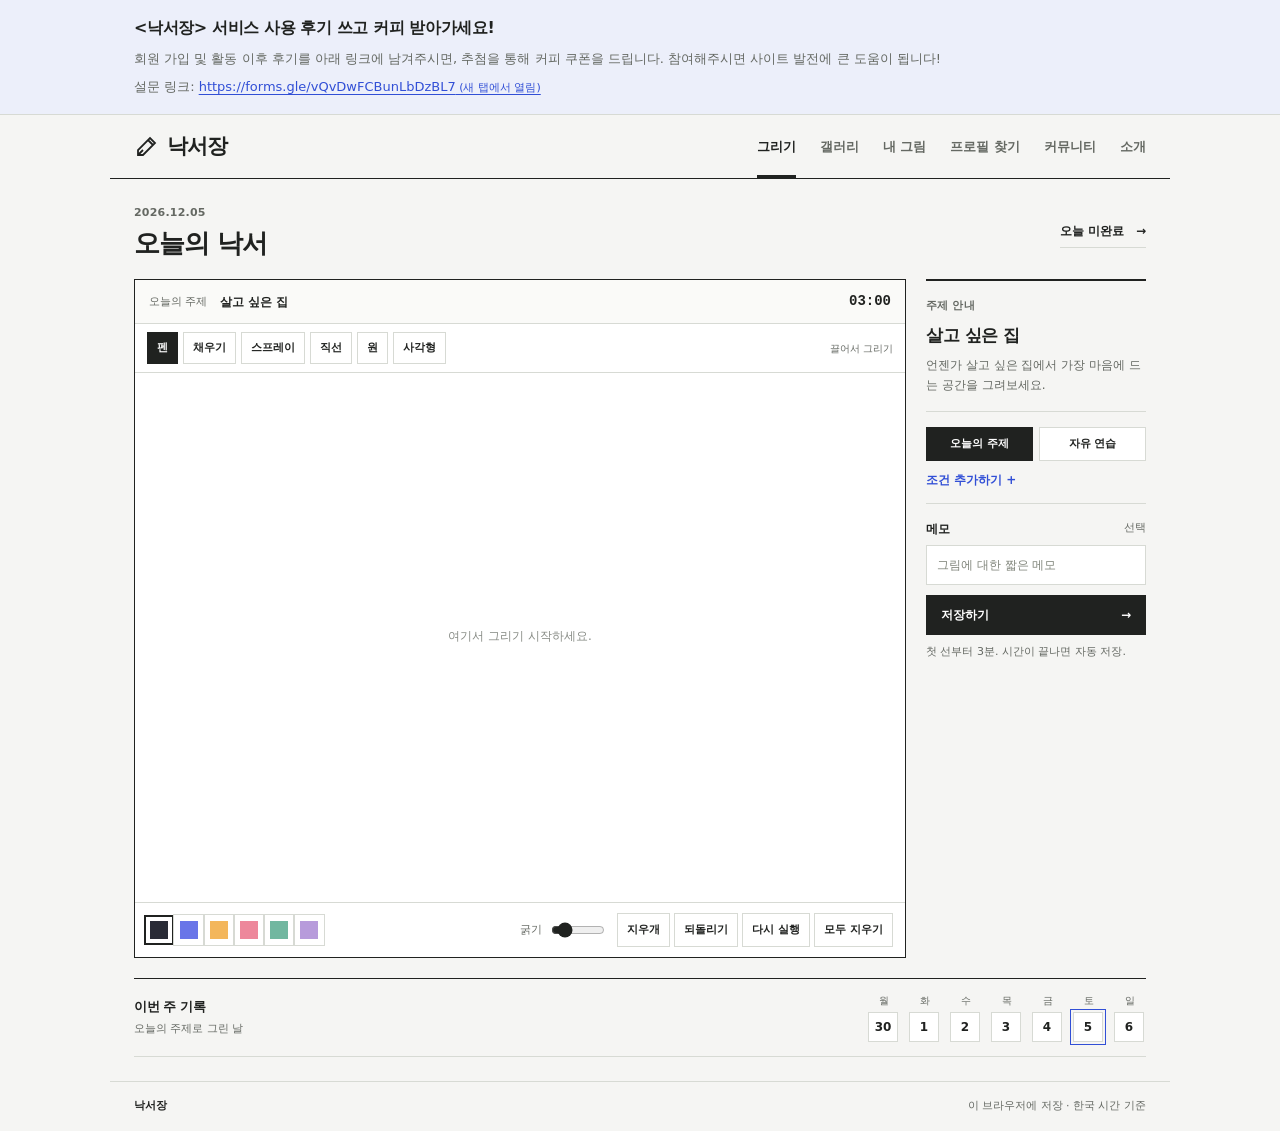
<file: Doodler_project/index.html>
<!doctype html>
<html lang="ko">
<head>
  <meta charset="UTF-8">
  <meta name="viewport" content="width=device-width,initial-scale=1">
  <title>낙서장</title>
  <link rel="stylesheet" href="style.css">
  <script src="topics.js" defer></script>
  <script src="script.js" defer></script>
  <script src="social-config.js" defer></script>
  <script src="social-api.js" defer></script>
  <script src="social-ui.js" defer></script>
</head>
<body>
<aside class="feedback-banner" aria-labelledby="feedback-title">
  <div class="feedback-banner-inner">
    <h2 id="feedback-title">&lt;낙서장&gt; 서비스 사용 후기 쓰고 커피 받아가세요!</h2>
    <p>회원 가입 및 활동 이후 후기를 아래 링크에 남겨주시면, 추첨을 통해 커피 쿠폰을 드립니다. 참여해주시면 사이트 발전에 큰 도움이 됩니다!</p>
    <p>설문 링크: <a href="https://forms.gle/vQvDwFCBunLbDzBL7" target="_blank" rel="noopener noreferrer">https://forms.gle/vQvDwFCBunLbDzBL7<span class="feedback-link-hint"> (새 탭에서 열림)</span></a></p>
  </div>
</aside>
<header class="header">
  <a class="brand" href="#draw"><svg class="logo" viewBox="0 0 24 24" aria-hidden="true"><path d="M4 20h5L21 8l-5-5L4 15v5ZM14 5l5 5M4 20l5-5" fill="none" stroke="currentColor" stroke-width="1.8" stroke-linejoin="miter"/></svg>낙서장</a>
  <nav aria-label="주요 메뉴"><a href="#draw" data-page="draw">그리기</a><a href="#gallery" data-page="gallery">갤러리</a><a href="#mine" data-page="mine">내 그림</a><a href="#profiles" data-page="profiles">프로필 찾기</a><a href="#community" data-page="community">커뮤니티</a><a href="#about" data-page="about">소개</a></nav>
</header>
<main>
<section id="draw" class="page">
  <div class="intro"><div><span id="day-label" class="eyebrow"></span><h1>오늘의 낙서</h1></div><a class="daily-status" href="#mine"><span id="daily-status"></span><span aria-hidden="true"> →</span></a></div>
  <div class="drawing-layout">
    <div class="studio">
      <div class="canvas-heading"><span><span id="mode-label">오늘의 주제</span><strong id="topic-title"></strong></span><span id="timer" class="timer" aria-label="남은 시간">03:00</span></div>
      <div class="drawing-toolbox" role="group" aria-label="그리기 도구"><button class="tool" data-tool="brush" aria-pressed="true">펜</button><button class="tool" data-tool="bucket" aria-pressed="false">채우기</button><button class="tool" data-tool="spray" aria-pressed="false">스프레이</button><button class="tool" data-tool="line" aria-pressed="false">직선</button><button class="tool" data-tool="circle" aria-pressed="false">원</button><button class="tool" data-tool="rectangle" aria-pressed="false">사각형</button><span id="tool-help">끌어서 그리기</span></div><div class="canvas-wrap"><canvas id="canvas" width="1000" height="680" aria-label="그림판">이 브라우저는 그림판을 지원하지 않습니다.</canvas><div id="canvas-hint">여기서 그리기 시작하세요.</div></div>
      <div class="tools"><div id="colors" class="colors" role="group" aria-label="붓 색상"></div><div class="tool-actions"><label class="size-label">굵기 <input id="size" type="range" min="2" max="28" value="6" aria-label="붓 굵기"></label><button id="eraser" class="tool" aria-pressed="false">지우개</button><button id="undo" class="tool">되돌리기</button><button id="redo" class="tool">다시 실행</button><button id="clear" class="tool">모두 지우기</button></div></div>
    </div>
    <aside>
      <div class="note-card"><span class="tiny-label">주제 안내</span><h2 id="prompt-title"></h2><p id="prompt-description"></p><div class="small-rule"></div><div class="mode-switch" role="group" aria-label="그리기 모드"><button id="daily-mode" class="tool" aria-pressed="true">오늘의 주제</button><button id="practice-mode" class="tool" aria-pressed="false">자유 연습</button></div><button id="variation" class="variation-button">조건 추가하기 +</button><p id="constraint" class="constraint" hidden></p></div>
      <label class="caption-label" for="caption">메모 <span>선택</span></label><input id="caption" maxlength="100" placeholder="그림에 대한 짧은 메모" autocomplete="off"><button id="finish" class="primary full">저장하기 <span aria-hidden="true">→</span></button><p class="save-note">첫 선부터 3분. 시간이 끝나면 자동 저장.</p>
    </aside>
  </div>
  <div class="week-strip"><div><h2>이번 주 기록</h2><p>오늘의 주제로 그린 날</p></div><div id="week-days" class="week-days" aria-label="이번 주 그리기 기록"></div></div>
</section>
<section id="gallery" class="page" hidden>
  <div class="section-intro"><div><span class="eyebrow">갤러리</span><h1>작은 정원</h1><p>같은 주제, 서로 다른 그림.</p></div><span class="badge">예시 그림 6장</span></div>
  <div class="gallery-notice">예시 갤러리입니다. 좋아요는 이 브라우저에만 저장됩니다.</div><div id="gallery-grid" class="grid"></div>
</section>
<section id="mine" class="page" hidden>
  <div class="section-intro"><div><span class="eyebrow">내 그림</span><h1>그림 기록</h1><p>저장한 그림을 날짜와 주제별로 확인하세요.</p></div><span id="count" class="badge">0장</span></div>
  <div class="journal-filters"><label>종류 <select id="mode-filter"><option value="all">모든 그림</option><option value="daily">오늘의 주제</option><option value="practice">자유 연습</option><option value="variation">조건 추가</option></select></label><label>주제 <select id="topic-filter"><option value="all">모든 주제</option></select></label></div>
  <div id="mine-grid" class="grid journal-grid"></div><div id="empty" class="empty"><h2>저장한 그림이 없습니다.</h2><p>그림을 완성하면 여기에 저장됩니다.</p><a class="primary" href="#draw">그리기 →</a></div>
</section>
<section id="profiles" class="page" hidden>
  <div class="section-intro"><div><span class="eyebrow">프로필 찾기</span><h1>함께 그리는 사람들</h1><p>닉네임이나 관심 주제로 찾아보세요.</p></div><span class="badge">미리보기</span></div>
  <p class="preview-notice">가상의 예시 프로필입니다. 실제 사용자 검색과 팔로우는 준비 중입니다.</p>
  <form id="profile-search" class="search-form" role="search"><label for="profile-query">닉네임 또는 주제</label><div><input id="profile-query" type="search" maxlength="80" placeholder="예: 풀잎, 정원" autocomplete="off"><button class="primary" type="submit">검색</button><button id="reset-search" class="tool" type="button">초기화</button></div></form>
  <p id="profile-result-count" class="result-count" role="status" aria-live="polite"></p><div id="profile-grid" class="profile-grid"></div><p id="profile-empty" class="empty" hidden>검색 결과가 없습니다. 다른 이름이나 주제로 찾아보세요.</p>
  <div id="profile-detail" class="profile-detail" hidden><button id="close-profile" class="tool">프로필 닫기</button><div id="profile-summary"></div><h2>예시 그림</h2><div id="profile-artworks" class="grid"></div></div>
</section>
<section id="community" class="page" hidden>
  <div class="section-intro"><div><span class="eyebrow">커뮤니티</span><h1>함께 그리기</h1><p>내 그림을 보관하고, 함께 그리는 사람들을 만나세요.</p></div></div>
  <p id="social-status" role="status" aria-live="polite">커뮤니티 연결을 준비 중입니다. 그리기와 내 그림은 계속 사용할 수 있어요.</p>
  <div id="social-connected" hidden>
    <form id="social-auth" class="social-form"><h2>로그인 · 가입</h2><label>이메일<input name="email" type="email" autocomplete="email" required maxlength="254"></label><label>비밀번호<input name="password" type="password" autocomplete="current-password" minlength="8" required maxlength="128"></label><div class="card-actions"><button class="primary" type="submit">로그인</button><button class="tool" type="submit" name="signup" value="yes">가입하기</button></div><p>가입 후 이메일을 확인한 다음 로그인하세요. 창을 새로 열면 다시 로그인해야 합니다.</p></form>
    <div id="social-member" hidden>
      <div class="card-actions"><span id="social-identity"></span><button id="social-logout" class="tool">로그아웃</button></div>
      <form id="social-profile" class="social-form"><h2>내 프로필</h2><p>아이디, 닉네임, 소개는 누구나 볼 수 있습니다.</p><label>아이디<input name="handle" pattern="[a-z0-9_]{3,24}" minlength="3" maxlength="24" placeholder="영문 소문자, 숫자, 밑줄" required></label><label>닉네임<input name="display_name" maxlength="40" required></label><label>소개 · 관심 주제<input name="bio" maxlength="160"></label><button class="primary" type="submit">프로필 저장</button></form>
      <form id="social-upload" class="social-form"><h2>내 그림 보관</h2><label>이 브라우저의 그림<select id="social-local" required></select></label><label>공개 범위<select name="visibility"><option value="private">나만 보기</option><option value="public">전체 공개</option></select></label><p>선택한 그림과 메모만 업로드합니다. 전체 공개를 선택하면 누구나 그림과 프로필을 볼 수 있어요.</p><button class="primary" type="submit">선택한 그림 업로드</button></form>
    </div>
    <div class="social-form"><h2>그림 둘러보기</h2><div class="card-actions"><button id="social-public" class="tool">공개 갤러리</button><button id="social-mine" class="tool" disabled>클라우드 내 그림</button><button id="social-refresh" class="tool">새로고침</button></div><p id="social-feed-label"></p><div id="social-artworks" class="grid"></div><button id="social-more" class="tool" hidden>더 보기</button></div>
    <form id="social-search" class="social-form" role="search"><h2>실제 프로필 찾기</h2><label>아이디 · 닉네임 · 소개<input name="query" type="search" maxlength="40"></label><button class="primary" type="submit">검색</button><p>검색 결과는 최대 30명입니다.</p></form><div id="social-profiles" class="profile-grid"></div>
  </div>
</section>
<section id="about" class="page" hidden>
  <div class="section-intro"><div><span class="eyebrow">프로젝트 소개</span><h1>낙서장</h1><p>짧은 낙서로 시작하는 창의적인 활동.</p></div><a class="primary" href="#draw">그리기 →</a></div>
  <div class="about-layout"><article class="about-main"><section><h2>만드는 이유</h2><p>대학생이 일상에서 부담 없이 창의적인 활동을 할 수 있는 공간을 만들고자 합니다. 정해진 주제로 짧게 그림을 그리며 자신의 생각을 표현하고, 서로 다른 해석을 만나보는 것이 목표입니다.</p></section><section><h2>이용 방법</h2><ol><li>오늘의 주제를 확인하거나 자유 연습을 선택합니다.</li><li>펜과 기본 도구로 그림을 그립니다. 첫 선부터 3분이 시작됩니다.</li><li>완성한 그림을 저장하고, 내 그림에서 기록을 확인합니다.</li></ol></section><section><h2>현재 이용할 수 있는 기능</h2><p>마우스·터치 그리기, 매일 바뀌는 주제, 시간 제한, 그림 기록, 메모와 파일 내려받기를 사용할 수 있습니다. 그림은 이 브라우저에 저장됩니다. 갤러리와 프로필 찾기는 예시로 구성되어 있습니다.</p></section><section><h2>앞으로의 방향</h2><p>사용자 프로필과 공유 갤러리, 팔로우·좋아요를 통해 그림으로 교류하는 기능을 계획하고 있습니다. 이후 그룹 활동, 그림 퀴즈, 낙서 대회 등도 검토할 예정입니다.</p></section></article><aside class="about-meta"><h2>프로젝트 정보</h2><dl><dt>개발</dt><dd>강준호 · 장도윤</dd><dt>소속</dt><dd>GIST</dd><dt>활동</dt><dd>서비스러닝 수업 프로젝트</dd><dt>대상</dt><dd>대학생</dd><dt>프로젝트명</dt><dd>낙서장 (가제)</dd></dl><p>참여 경험을 바탕으로 기능과 이용 방식을 다듬어갈 예정입니다.</p></aside></div>
</section>
</main>
<footer><span>낙서장</span><span>이 브라우저에 저장 · 한국 시간 기준</span></footer>
<div id="toast" class="toast" role="status" aria-live="polite"></div>
<dialog id="confirm"><h2>그림을 모두 지울까요?</h2><p>지운 뒤에도 되돌리기를 사용할 수 있습니다.</p><div class="dialog-actions"><button id="cancel-clear" class="tool">취소</button><button id="confirm-clear" class="primary">지우기</button></div></dialog>
<dialog id="delete-dialog"><h2>이 그림을 삭제할까요?</h2><p>삭제한 그림은 복원할 수 없습니다.</p><div class="dialog-actions"><button id="cancel-delete" class="tool">취소</button><button id="confirm-delete" class="primary">삭제하기</button></div></dialog>
<dialog id="compare-dialog"><h2>그림 비교</h2><div id="compare-images" class="compare-images"></div><button id="close-compare" class="primary">닫기</button></dialog>
</body>
</html>
</file>
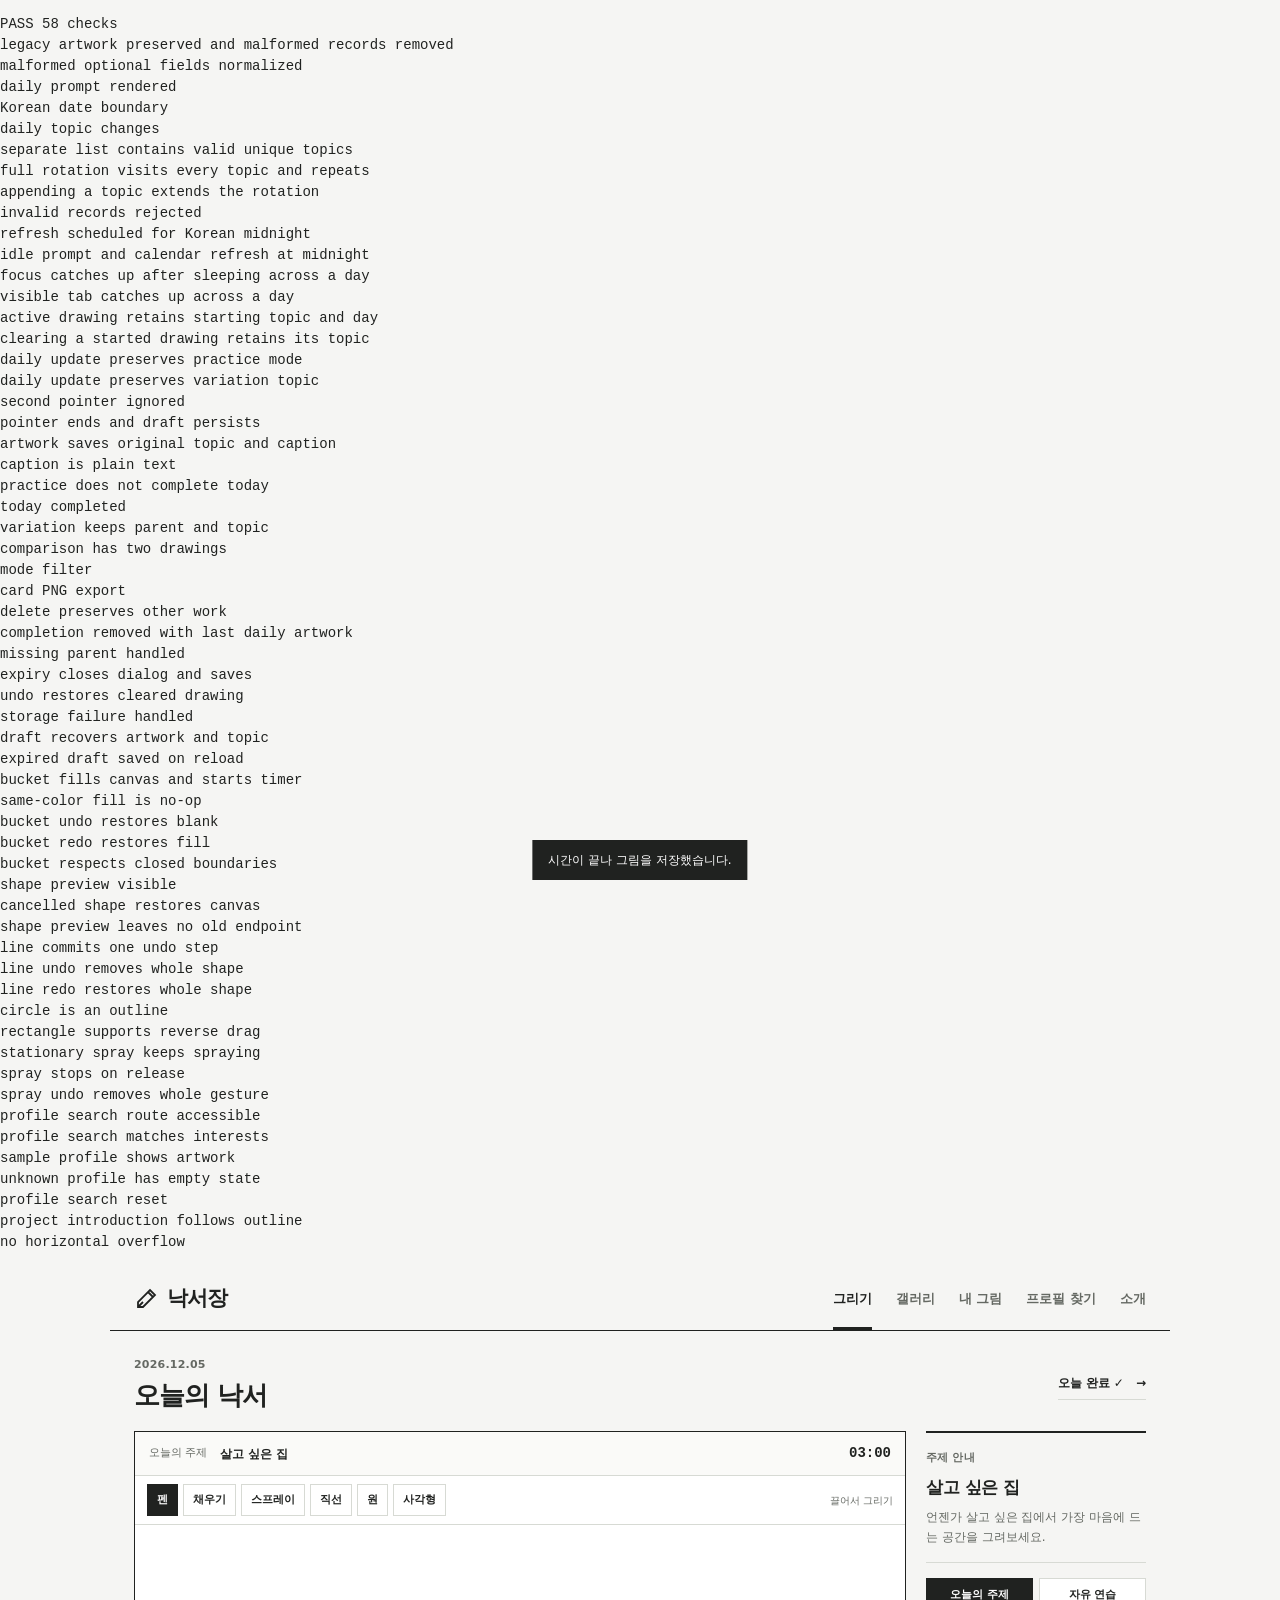
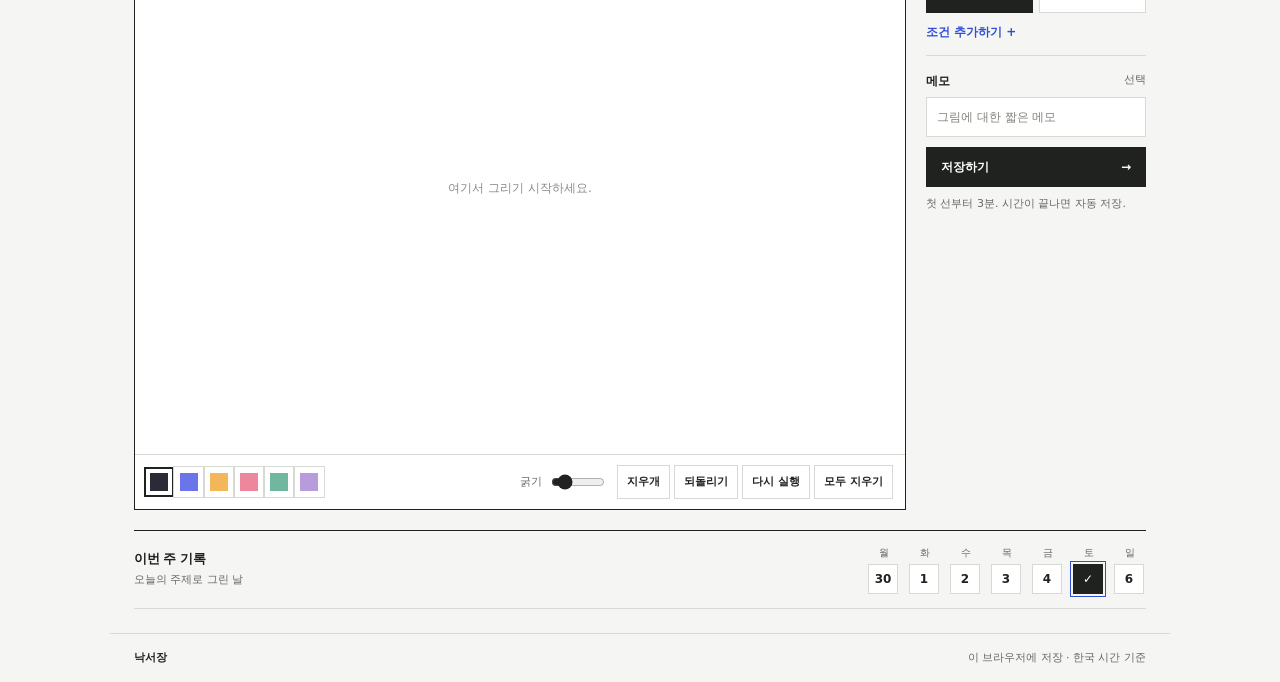
<file: Doodler_project/tests/smoke.html>
<!doctype html>
<html lang="ko">
<head>
  <meta charset="UTF-8">
  <meta name="viewport" content="width=device-width,initial-scale=1">
  <title>낙서장</title>
  <link rel="stylesheet" href="../style.css">
  <script src="../topics.js" defer></script>
  <script>localStorage.clear();const seed=document.createElement('canvas');seed.width=10;seed.height=10;localStorage.setItem('jogak-drawings',JSON.stringify([{}, {id:1,image:seed.toDataURL(),date:'2026-01-01T00:00:00Z',title:'old garden',caption:{bad:true},topicId:{bad:true}}]));localStorage.setItem('jogak-likes','[]');</script><script src="../script.js" defer></script>
</head>
<body>
<header class="header">
  <a class="brand" href="#draw"><svg class="logo" viewBox="0 0 24 24" aria-hidden="true"><path d="M4 20h5L21 8l-5-5L4 15v5ZM14 5l5 5M4 20l5-5" fill="none" stroke="currentColor" stroke-width="1.8" stroke-linejoin="miter"/></svg>낙서장</a>
  <nav aria-label="주요 메뉴"><a href="#draw" data-page="draw">그리기</a><a href="#gallery" data-page="gallery">갤러리</a><a href="#mine" data-page="mine">내 그림</a><a href="#profiles" data-page="profiles">프로필 찾기</a><a href="#about" data-page="about">소개</a></nav>
</header>
<main>
<section id="draw" class="page">
  <div class="intro"><div><span id="day-label" class="eyebrow"></span><h1>오늘의 낙서</h1></div><a class="daily-status" href="#mine"><span id="daily-status"></span><span aria-hidden="true"> →</span></a></div>
  <div class="drawing-layout">
    <div class="studio">
      <div class="canvas-heading"><span><span id="mode-label">오늘의 주제</span><strong id="topic-title"></strong></span><span id="timer" class="timer" aria-label="남은 시간">03:00</span></div>
      <div class="drawing-toolbox" role="group" aria-label="그리기 도구"><button class="tool" data-tool="brush" aria-pressed="true">펜</button><button class="tool" data-tool="bucket" aria-pressed="false">채우기</button><button class="tool" data-tool="spray" aria-pressed="false">스프레이</button><button class="tool" data-tool="line" aria-pressed="false">직선</button><button class="tool" data-tool="circle" aria-pressed="false">원</button><button class="tool" data-tool="rectangle" aria-pressed="false">사각형</button><span id="tool-help">끌어서 그리기</span></div><div class="canvas-wrap"><canvas id="canvas" width="1000" height="680" aria-label="그림판">이 브라우저는 그림판을 지원하지 않습니다.</canvas><div id="canvas-hint">여기서 그리기 시작하세요.</div></div>
      <div class="tools"><div id="colors" class="colors" role="group" aria-label="붓 색상"></div><div class="tool-actions"><label class="size-label">굵기 <input id="size" type="range" min="2" max="28" value="6" aria-label="붓 굵기"></label><button id="eraser" class="tool" aria-pressed="false">지우개</button><button id="undo" class="tool">되돌리기</button><button id="redo" class="tool">다시 실행</button><button id="clear" class="tool">모두 지우기</button></div></div>
    </div>
    <aside>
      <div class="note-card"><span class="tiny-label">주제 안내</span><h2 id="prompt-title"></h2><p id="prompt-description"></p><div class="small-rule"></div><div class="mode-switch" role="group" aria-label="그리기 모드"><button id="daily-mode" class="tool" aria-pressed="true">오늘의 주제</button><button id="practice-mode" class="tool" aria-pressed="false">자유 연습</button></div><button id="variation" class="variation-button">조건 추가하기 +</button><p id="constraint" class="constraint" hidden></p></div>
      <label class="caption-label" for="caption">메모 <span>선택</span></label><input id="caption" maxlength="100" placeholder="그림에 대한 짧은 메모" autocomplete="off"><button id="finish" class="primary full">저장하기 <span aria-hidden="true">→</span></button><p class="save-note">첫 선부터 3분. 시간이 끝나면 자동 저장.</p>
    </aside>
  </div>
  <div class="week-strip"><div><h2>이번 주 기록</h2><p>오늘의 주제로 그린 날</p></div><div id="week-days" class="week-days" aria-label="이번 주 그리기 기록"></div></div>
</section>
<section id="gallery" class="page" hidden>
  <div class="section-intro"><div><span class="eyebrow">갤러리</span><h1>작은 정원</h1><p>같은 주제, 서로 다른 그림.</p></div><span class="badge">예시 그림 6장</span></div>
  <div class="gallery-notice">예시 갤러리입니다. 좋아요는 이 브라우저에만 저장됩니다.</div><div id="gallery-grid" class="grid"></div>
</section>
<section id="mine" class="page" hidden>
  <div class="section-intro"><div><span class="eyebrow">내 그림</span><h1>그림 기록</h1><p>저장한 그림을 날짜와 주제별로 확인하세요.</p></div><span id="count" class="badge">0장</span></div>
  <div class="journal-filters"><label>종류 <select id="mode-filter"><option value="all">모든 그림</option><option value="daily">오늘의 주제</option><option value="practice">자유 연습</option><option value="variation">조건 추가</option></select></label><label>주제 <select id="topic-filter"><option value="all">모든 주제</option></select></label></div>
  <div id="mine-grid" class="grid journal-grid"></div><div id="empty" class="empty"><h2>저장한 그림이 없습니다.</h2><p>그림을 완성하면 여기에 저장됩니다.</p><a class="primary" href="#draw">그리기 →</a></div>
</section>
<section id="profiles" class="page" hidden>
  <div class="section-intro"><div><span class="eyebrow">프로필 찾기</span><h1>함께 그리는 사람들</h1><p>닉네임이나 관심 주제로 찾아보세요.</p></div><span class="badge">미리보기</span></div>
  <p class="preview-notice">가상의 예시 프로필입니다. 실제 사용자 검색과 팔로우는 준비 중입니다.</p>
  <form id="profile-search" class="search-form" role="search"><label for="profile-query">닉네임 또는 주제</label><div><input id="profile-query" type="search" maxlength="80" placeholder="예: 풀잎, 정원" autocomplete="off"><button class="primary" type="submit">검색</button><button id="reset-search" class="tool" type="button">초기화</button></div></form>
  <p id="profile-result-count" class="result-count" role="status" aria-live="polite"></p><div id="profile-grid" class="profile-grid"></div><p id="profile-empty" class="empty" hidden>검색 결과가 없습니다. 다른 이름이나 주제로 찾아보세요.</p>
  <div id="profile-detail" class="profile-detail" hidden><button id="close-profile" class="tool">프로필 닫기</button><div id="profile-summary"></div><h2>예시 그림</h2><div id="profile-artworks" class="grid"></div></div>
</section>
<section id="about" class="page" hidden>
  <div class="section-intro"><div><span class="eyebrow">프로젝트 소개</span><h1>낙서장</h1><p>짧은 낙서로 시작하는 창의적인 활동.</p></div><a class="primary" href="#draw">그리기 →</a></div>
  <div class="about-layout"><article class="about-main"><section><h2>만드는 이유</h2><p>대학생이 일상에서 부담 없이 창의적인 활동을 할 수 있는 공간을 만들고자 합니다. 정해진 주제로 짧게 그림을 그리며 자신의 생각을 표현하고, 서로 다른 해석을 만나보는 것이 목표입니다.</p></section><section><h2>이용 방법</h2><ol><li>오늘의 주제를 확인하거나 자유 연습을 선택합니다.</li><li>펜과 기본 도구로 그림을 그립니다. 첫 선부터 3분이 시작됩니다.</li><li>완성한 그림을 저장하고, 내 그림에서 기록을 확인합니다.</li></ol></section><section><h2>현재 이용할 수 있는 기능</h2><p>마우스·터치 그리기, 매일 바뀌는 주제, 시간 제한, 그림 기록, 메모와 파일 내려받기를 사용할 수 있습니다. 그림은 이 브라우저에 저장됩니다. 갤러리와 프로필 찾기는 예시로 구성되어 있습니다.</p></section><section><h2>앞으로의 방향</h2><p>사용자 프로필과 공유 갤러리, 팔로우·좋아요를 통해 그림으로 교류하는 기능을 계획하고 있습니다. 이후 그룹 활동, 그림 퀴즈, 낙서 대회 등도 검토할 예정입니다.</p></section></article><aside class="about-meta"><h2>프로젝트 정보</h2><dl><dt>개발</dt><dd>강준호 · 장도윤</dd><dt>소속</dt><dd>GIST</dd><dt>활동</dt><dd>서비스러닝 수업 프로젝트</dd><dt>대상</dt><dd>대학생</dd><dt>프로젝트명</dt><dd>낙서장 (가제)</dd></dl><p>참여 경험을 바탕으로 기능과 이용 방식을 다듬어갈 예정입니다.</p></aside></div>
</section>
</main>
<footer><span>낙서장</span><span>이 브라우저에 저장 · 한국 시간 기준</span></footer>
<div id="toast" class="toast" role="status" aria-live="polite"></div>
<dialog id="confirm"><h2>그림을 모두 지울까요?</h2><p>지운 뒤에도 되돌리기를 사용할 수 있습니다.</p><div class="dialog-actions"><button id="cancel-clear" class="tool">취소</button><button id="confirm-clear" class="primary">지우기</button></div></dialog>
<dialog id="delete-dialog"><h2>이 그림을 삭제할까요?</h2><p>삭제한 그림은 복원할 수 없습니다.</p><div class="dialog-actions"><button id="cancel-delete" class="tool">취소</button><button id="confirm-delete" class="primary">삭제하기</button></div></dialog>
<dialog id="compare-dialog"><h2>그림 비교</h2><div id="compare-images" class="compare-images"></div><button id="close-compare" class="primary">닫기</button></dialog>
<script>
window.addEventListener('load',async()=>{
 const results=[];const check=(label,value)=>{if(!value)throw Error(label);results.push(label);};
 try{
 check('legacy artwork preserved and malformed records removed',saved.length===1&&saved[0].title==='old garden'&&saved[0].mode==='legacy');check('malformed optional fields normalized',saved[0].caption===''&&saved[0].topicId==='legacy-garden'&&!Array.isArray(liked));
 check('daily prompt rendered',document.querySelector('#topic-title').textContent.length>0);
 check('Korean date boundary',dayKey(new Date('2026-10-11T15:00:00Z'))==='2026-10-12'&&dayKey(new Date('2026-10-11T14:59:59Z'))==='2026-10-11');
 check('daily topic changes',dailyTopic('2026-10-12').id!==dailyTopic('2026-10-13').id);
 check('separate list contains valid unique topics',topics.length>0&&new Set(topics.map(t=>t.id)).size===topics.length&&topics.every(t=>['id','title','description'].every(key=>typeof t[key]==='string'&&t[key].trim())));
 const topicCount=topics.length;
 const topicDays=Array.from({length:topicCount+1},(_,i)=>new Date(Date.UTC(2026,10,16+i)).toISOString().slice(0,10));
 check('full rotation visits every topic and repeats',new Set(topicDays.slice(0,topicCount).map(day=>dailyTopic(day).id)).size===topicCount&&dailyTopic(topicDays[0]).id===dailyTopic(topicDays[topicCount]).id);
 topics.push({id:'extension-test',title:'추가 주제',description:'추가된 주제'});
 try {check('appending a topic extends the rotation',dailyTopic(new Date(topicCount*86400000).toISOString().slice(0,10)).id==='extension-test'&&dailyTopic(new Date((topicCount+1)*86400000).toISOString().slice(0,10)).id===topics[0].id);} finally {topics.pop();}
 check('invalid records rejected',!validEntry({})&&!validEntry({id:1,image:'javascript:bad',date:'2026-10-12'}));
 const event=(type,id,x=80,y=100)=>{if($('#draw').hidden){location.hash='draw';navigate();}const r=canvas.getBoundingClientRect();canvas.dispatchEvent(new PointerEvent(type,{pointerId:id,button:0,clientX:r.left+x,clientY:r.top+y,bubbles:true}));};
 // Real pointer capture requires a physical active pointer; stub only capture for synthetic events.
 const captures=new Set();canvas.setPointerCapture=id=>captures.add(id);canvas.hasPointerCapture=id=>captures.has(id);canvas.releasePointerCapture=id=>captures.delete(id);
 const RealDate=Date;let testNow=RealDate.parse('2026-11-16T14:59:59Z');const realSetTimeout=window.setTimeout;
 window.Date=class extends RealDate {constructor(...args){super(...(args.length?args:[testNow]));}static now(){return testNow;}};
 try {
   resetCanvas();let scheduledDelay,scheduledUpdate;
   window.setTimeout=(callback,delay)=>{scheduledUpdate=callback;scheduledDelay=delay;return 0;};
   scheduleDailyTopicUpdate();window.setTimeout=realSetTimeout;
   check('refresh scheduled for Korean midnight',scheduledDelay===1000);
   testNow+=1000;scheduledUpdate();
   check('idle prompt and calendar refresh at midnight',session.day==='2026-11-17'&&session.topic.id===dailyTopic('2026-11-17').id&&$('#topic-title').textContent===session.topic.title&&$('.week-day.today').getAttribute('aria-label').startsWith('2026-11-17'));
   testNow+=86400000;window.dispatchEvent(new Event('focus'));
   check('focus catches up after sleeping across a day',session.day==='2026-11-18'&&session.topic.id===dailyTopic('2026-11-18').id);
   testNow+=86400000;document.dispatchEvent(new Event('visibilitychange'));
   check('visible tab catches up across a day',session.day==='2026-11-19');
   event('pointerdown',99);event('pointerup',99);const startingTopic=session.topic.id,startingDay=session.day;
   testNow+=86400000;scheduleDailyTopicUpdate();
   check('active drawing retains starting topic and day',hasDrawing&&session.day===startingDay&&session.topic.id===startingTopic);
   $('#clear').click();$('#confirm-clear').click();updateDailyTopic();
   check('clearing a started drawing retains its topic',!hasDrawing&&deadline>0&&session.day===startingDay&&session.topic.id===startingTopic);
   resetCanvas();switchMode('practice');testNow+=86400000;updateDailyTopic();
   check('daily update preserves practice mode',session.mode==='practice'&&session.topic.id==='warmup');
   resetCanvas();switchMode('variation');const variationDay=session.day,variationTopic=session.topic.id;testNow+=86400000;updateDailyTopic();
   check('daily update preserves variation topic',session.mode==='variation'&&session.day===variationDay&&session.topic.id===variationTopic);
 } finally {window.Date=RealDate;window.setTimeout=realSetTimeout;resetCanvas();scheduleDailyTopicUpdate();}
 event('pointerdown',1);const before=previous.x;event('pointermove',2,200);event('pointerup',2);check('second pointer ignored',drawing&&previous.x===before);event('pointerup',1);check('pointer ends and draft persists',!drawing&&readStore('jogak-draft',null));
 const originalTopic=session.topic.id;session.day='2026-10-11';$('#caption').value='<b>my caption</b>';finish();check('artwork saves original topic and caption',saved[0].topicId===originalTopic&&saved[0].caption==='<b>my caption</b>');
 check('caption is plain text',document.querySelector('.art-caption').textContent==='<b>my caption</b>'&&!document.querySelector('.art-caption b'));
 switchMode('practice');event('pointerdown',3);event('pointerup',3);finish();check('practice does not complete today',!saved.some(e=>e.mode==='daily'&&e.day===dayKey()));
 switchMode('daily');event('pointerdown',4);event('pointerup',4);finish();const parent=saved[0];check('today completed',document.querySelector('#daily-status').textContent.includes('✓'));
 switchMode('variation',parent);event('pointerdown',5);event('pointerup',5);finish();const child=saved[0];check('variation keeps parent and topic',child.parentId===parent.id&&child.topicId===parent.topicId);compare(child);check('comparison has two drawings',$('#compare-images').children.length===2);$('#compare-dialog').close();
 $('#mode-filter').value='practice';renderMine();check('mode filter',document.querySelectorAll('#mine-grid .art-card').length===1);$('#mode-filter').value='all';renderMine();
 let exported=[];const originalDownload=download;download=(url,name)=>exported.push({url,name});await exportCard(child);check('card PNG export',exported.length===1&&exported[0].url.startsWith('data:image/png;base64,')&&exported[0].name.endsWith('-card.png'));download=originalDownload;
 pendingDelete=parent.id;$('#confirm-delete').click();check('delete preserves other work',saved.some(e=>e.id===child.id)&&!saved.some(e=>e.id===parent.id));check('completion removed with last daily artwork',!$('#daily-status').textContent.includes('✓'));compare(child);check('missing parent handled',!$('#compare-dialog').open);
 resetCanvas();event('pointerdown',6);event('pointerup',6);$('#clear').click();deadline=Date.now()-1;tick();check('expiry closes dialog and saves',!$('#confirm').open&&!hasDrawing&&saved[0].mode==='daily');
 resetCanvas();event('pointerdown',7);event('pointerup',7);$('#clear').click();$('#confirm-clear').click();$('#undo').click();check('undo restores cleared drawing',hasDrawing);resetCanvas();
 const originalSet=localStorage.setItem.bind(localStorage);localStorage.setItem=()=>{throw Error('quota');};check('storage failure handled',persist('test',{})===false);localStorage.setItem=originalSet;
 resetCanvas();event('pointerdown',8);event('pointerup',8);const draftTopic=session.topic.id;saveDraft();await init();check('draft recovers artwork and topic',hasDrawing&&session.topic.id===draftTopic&&deadline>Date.now());resetCanvas();
 const expired={image:canvas.toDataURL(),session:{day:dayKey(),topic:dailyTopic(),mode:'daily',parentId:null,constraint:''},deadline:Date.now()-1000,caption:'recovered'};persist('jogak-draft',expired);const countBefore=saved.length;await init();check('expired draft saved on reload',saved.length===countBefore+1&&saved[0].caption==='recovered'&&!hasDrawing);

 location.hash='draw';navigate();await new Promise(resolve=>setTimeout(resolve,0));resetCanvas();selectTool('bucket');event('pointerdown',9);check('bucket fills canvas and starts timer',ctx.getImageData(10,10,1,1).data[0]===41&&hasDrawing&&deadline>Date.now());const fillHistory=history.length;event('pointerdown',9);check('same-color fill is no-op',history.length===fillHistory);$('#undo').click();check('bucket undo restores blank',ctx.getImageData(10,10,1,1).data[0]===255&&!hasDrawing);$('#redo').click();check('bucket redo restores fill',ctx.getImageData(10,10,1,1).data[0]===41&&hasDrawing);
 resetCanvas();ctx.strokeStyle='#292b36';ctx.lineWidth=8;ctx.strokeRect(100,100,200,200);hasDrawing=true;fillRegion({x:150,y:150});check('bucket respects closed boundaries',ctx.getImageData(150,150,1,1).data[0]===41&&ctx.getImageData(350,150,1,1).data[0]===255);
 resetCanvas();selectTool('line');event('pointerdown',10,80);event('pointermove',10,170);check('shape preview visible',hasDrawing);event('pointercancel',10,170);check('cancelled shape restores canvas',!hasDrawing&&history.length===0&&ctx.getImageData(0,0,canvas.width,canvas.height).data.every((value,index)=>index%4===3||value===255));
 resetCanvas();selectTool('line');event('pointerdown',11,80);event('pointermove',11,170);const oldEndpoint=previous;event('pointermove',11,120);check('shape preview leaves no old endpoint',ctx.getImageData(Math.floor(oldEndpoint.x),Math.floor(oldEndpoint.y),1,1).data[0]===255);event('pointerup',11,120);check('line commits one undo step',hasDrawing&&history.length===1&&!drawing);$('#undo').click();check('line undo removes whole shape',!hasDrawing);$('#redo').click();check('line redo restores whole shape',hasDrawing);
 resetCanvas();selectTool('circle');event('pointerdown',12,80);const center=previous;event('pointermove',12,120);event('pointerup',12,120);check('circle is an outline',hasDrawing&&ctx.getImageData(Math.floor(center.x),Math.floor(center.y),1,1).data[0]===255&&history.length===1);
 resetCanvas();selectTool('rectangle');event('pointerdown',13,150);event('pointermove',13,80,150);event('pointerup',13,80,150);check('rectangle supports reverse drag',hasDrawing&&history.length===1);
 resetCanvas();selectTool('spray');event('pointerdown',14,100);const sprayBefore=canvas.toDataURL();await new Promise(resolve=>setTimeout(resolve,160));check('stationary spray keeps spraying',canvas.toDataURL()!==sprayBefore);event('pointerup',14,100);const sprayAfter=canvas.toDataURL();await new Promise(resolve=>setTimeout(resolve,80));check('spray stops on release',sprayId===null&&canvas.toDataURL()===sprayAfter);$('#undo').click();check('spray undo removes whole gesture',!hasDrawing);resetCanvas();selectTool('brush');
 location.hash='profiles';navigate();check('profile search route accessible',!$('#profiles').hidden&&$('#draw').hidden);$('#profile-query').value='정원';renderProfiles();check('profile search matches interests',$('#profile-grid').children.length===1);$('#profile-grid button').click();check('sample profile shows artwork',!$('#profile-detail').hidden&&$('#profile-artworks').children.length===2);$('#close-profile').click();$('#profile-query').value='<script>';renderProfiles();check('unknown profile has empty state',!$('#profile-empty').hidden&&$('#profile-grid').children.length===0);$('#reset-search').click();check('profile search reset',$('#profile-grid').children.length===4);location.hash='about';navigate();check('project introduction follows outline',!$('#about').hidden&&$('#about').textContent.includes('강준호')&&$('#about').textContent.includes('서비스러닝'));location.hash='draw';navigate();
 check('no horizontal overflow' ,document.documentElement.scrollWidth<=innerWidth);
 const output=document.createElement('pre');output.id='test-results';output.textContent='PASS '+results.length+' checks\n'+results.join('\n');document.body.prepend(output);
 }catch(error){const output=document.createElement('pre');output.id='test-results';output.textContent='FAIL '+error.stack+'\nPassed: '+results.join(', ');document.body.prepend(output);}
});</script></body>
</html>
</file>
<file: Doodler_project/style.css>
/* 낙서장: compact, square-edged drawing workspace. */
:root{--bg:#f5f5f3;--paper:#fff;--ink:#202220;--muted:#656963;--line:#d7dad4;--accent:#314fd6;--soft:#eceee8}
*{box-sizing:border-box}
body{margin:0;background:var(--bg);color:var(--ink);font-family:"Malgun Gothic","Apple SD Gothic Neo",system-ui,sans-serif;font-size:14px;line-height:1.5;-webkit-font-smoothing:antialiased}
a{color:inherit;text-decoration:none}button,input,select{font:inherit;color:inherit}button{cursor:pointer}button,a,input,select{-webkit-tap-highlight-color:transparent;outline-offset:3px}button:focus-visible,a:focus-visible,input:focus-visible,select:focus-visible{outline:2px solid var(--accent)}button{border-radius:0}button:disabled{cursor:default}
.header{max-width:1060px;margin:auto;padding:0 24px;min-height:64px;display:flex;align-items:center;justify-content:space-between;border-bottom:1px solid var(--ink)}
.brand{display:flex;align-items:center;gap:9px;font-size:21px;font-weight:800;letter-spacing:-1px}.logo{width:24px;height:24px}
nav{display:flex;align-self:stretch;gap:24px}nav a{display:flex;align-items:center;font-size:13px;font-weight:600;color:var(--muted);border-bottom:3px solid transparent;padding:3px 0 0}nav a.active{color:var(--ink);border-color:var(--ink)}nav a:hover{color:var(--accent)}
main{max-width:1060px;margin:auto;padding:0 24px;min-height:calc(100vh - 122px)}
h1,h2,p{margin:0}h1{font-size:26px;font-weight:800;letter-spacing:-1px;line-height:1.35}h2{font-size:16px;font-weight:700;letter-spacing:-.4px}p{color:var(--muted);line-height:1.65}.eyebrow,.tiny-label{font-size:11px;font-weight:600;color:var(--muted);letter-spacing:.2px}.intro{display:flex;justify-content:space-between;align-items:center;gap:16px;padding:22px 0 18px}.intro h1{margin-top:4px}.daily-status{display:flex;align-items:center;gap:12px;font-size:12px;font-weight:600;border-bottom:1px solid var(--line);padding:7px 0}.daily-status:hover{border-color:var(--ink)}
.drawing-layout{display:grid;grid-template-columns:minmax(0,1fr) 220px;gap:20px;align-items:start}.studio{border:1px solid var(--ink);background:white;min-width:0}.canvas-heading{display:flex;align-items:center;justify-content:space-between;gap:10px;padding:11px 14px;border-bottom:1px solid var(--line);font-size:11px;color:var(--muted);background:#fafaf8}.canvas-heading>span:first-child{min-width:0;display:flex;align-items:center;gap:12px}.canvas-heading strong{font-size:12px;font-weight:700;color:var(--ink);overflow-wrap:anywhere}.timer{flex-shrink:0;font-family:ui-monospace,Consolas,monospace;font-size:14px;font-weight:700;color:var(--ink);font-variant-numeric:tabular-nums}.timer.urgent{color:#bd352d}
.canvas-wrap{position:relative;margin:8px}canvas{display:block;width:100%;height:auto;aspect-ratio:1000/680;background:white;touch-action:none;cursor:crosshair}#canvas-hint{position:absolute;pointer-events:none;top:48%;width:100%;text-align:center;color:#888c86;font-size:12px}
.tools{padding:10px 12px;display:flex;align-items:center;justify-content:space-between;gap:10px;flex-wrap:wrap;border-top:1px solid var(--line)}.colors{display:flex;gap:6px}.swatch{width:24px;height:24px;border:3px solid white;outline:1px solid #d7dad4;padding:0}.swatch.selected{outline:2px solid var(--ink);outline-offset:1px}.tool-actions{display:flex;align-items:center;gap:4px;flex-wrap:wrap}.tool{border:1px solid var(--line);background:white;padding:7px 9px;font-size:11px;font-weight:600;min-height:34px}.tool:hover{border-color:#848980;background:#f2f3ef}.tool[aria-pressed=true]{border-color:var(--ink);background:var(--ink);color:white}.size-label{display:flex;align-items:center;gap:7px;font-size:11px;color:var(--muted);margin-right:6px}input[type=range]{width:54px;accent-color:var(--ink)}
aside{min-width:0}.note-card{border-top:2px solid var(--ink);border-bottom:1px solid var(--line);padding:13px 0 14px}.note-card h2{font-size:17px;line-height:1.45;margin:8px 0}.note-card p{font-size:12px}.small-rule{height:1px;background:var(--line);margin:15px 0}.mode-switch{display:flex;gap:6px}.mode-switch button{flex:1;padding:8px 5px}.variation-button{display:block;width:100%;border:0;background:none;text-align:left;color:var(--accent);padding:10px 0 0;font-size:12px;font-weight:600}.constraint{border-left:2px solid var(--accent);padding:7px 10px;background:#eceffa;margin-top:10px}.caption-label{display:flex;justify-content:space-between;font-size:12px;font-weight:600;margin:16px 0 7px}.caption-label span{font-size:11px;font-weight:400;color:var(--muted)}#caption{border:1px solid var(--line);background:white;width:100%;padding:10px;font-size:12px;border-radius:0}#caption::placeholder{color:#80857b}.primary{display:inline-flex;align-items:center;justify-content:center;gap:20px;border:1px solid var(--ink);background:var(--ink);color:white;padding:10px 14px;font-size:12px;font-weight:700}.primary:hover{background:#3b4038;border-color:#3b4038}.full{width:100%;justify-content:space-between;margin-top:10px;min-height:40px}.save-note{font-size:11px;line-height:1.6;margin-top:8px}
.week-strip{display:flex;align-items:center;justify-content:space-between;gap:20px;border-top:1px solid var(--ink);border-bottom:1px solid var(--line);padding:14px 0;margin:20px 0 24px}.week-strip h2{font-size:13px}.week-strip p{font-size:11px;margin-top:3px}.week-days{display:flex;gap:9px}.week-day{text-align:center;min-width:32px}.week-day span{display:block;font-size:10px;color:var(--muted);margin-bottom:4px}.week-day strong{display:flex;align-items:center;justify-content:center;width:30px;height:30px;border:1px solid var(--line);background:white;font-size:12px;font-weight:600}.week-day.complete strong{background:var(--ink);border-color:var(--ink);color:white}.week-day.today strong{outline:1px solid var(--accent);outline-offset:2px}
.section-intro{display:flex;justify-content:space-between;align-items:center;gap:16px;padding:24px 0 20px}.section-intro h1{margin:5px 0 8px}.section-intro p{font-size:12px}.badge{font-size:12px;font-weight:600;padding:7px 10px;border:1px solid var(--line);white-space:nowrap;background:white}.gallery-notice{font-size:12px;color:var(--muted);margin:0 0 16px}.grid{display:grid;grid-template-columns:repeat(3,minmax(0,1fr));gap:16px;padding-bottom:28px}.art-card{border:1px solid var(--line);background:white;min-width:0;overflow:hidden}.art-card img{display:block;width:100%;aspect-ratio:1.35;object-fit:contain;padding:10px;background:#fafaf8}.card-info{display:flex;justify-content:space-between;align-items:center;gap:8px;padding:12px}.art-title{font-size:13px;line-height:1.45;overflow-wrap:anywhere;margin-bottom:4px}.art-meta{color:var(--muted);font-size:11px}.like{border:1px solid var(--line);background:white;font-size:12px;padding:7px 9px;white-space:nowrap}.like[aria-pressed=true]{color:#b13b37;background:#fff2f0;border-color:#d7a7a3}.art-caption{padding:0 12px 10px;font-size:12px;overflow-wrap:anywhere}.card-actions{display:flex;flex-wrap:wrap;gap:4px;padding:0 10px 10px}.card-actions .tool{font-size:10px;padding:5px 7px;min-height:30px}.journal-filters{display:flex;gap:16px;border-top:1px solid var(--line);padding:12px 0 18px}.journal-filters label{display:flex;align-items:center;gap:8px;font-size:12px;font-weight:600}select{border:1px solid var(--line);border-radius:0;background:white;padding:7px;font-size:12px;max-width:220px}.journal-date{grid-column:1/-1;font-size:12px;color:var(--muted);font-weight:600;border-bottom:1px solid var(--line);padding:8px 0}.empty{text-align:center;border-top:1px solid var(--line);padding:48px 16px;margin-bottom:28px}.empty p{font-size:12px;margin:8px 0 16px}.empty h2{font-size:16px}
footer{max-width:1060px;margin:auto;padding:16px 24px;display:flex;align-items:center;justify-content:space-between;border-top:1px solid var(--line);font-size:11px;color:var(--muted)}footer span:first-child{font-weight:700;color:var(--ink)}.toast{position:fixed;bottom:20px;left:50%;transform:translateX(-50%);max-width:calc(100% - 32px);padding:11px 16px;background:var(--ink);color:white;font-size:12px;opacity:0;pointer-events:none;transition:opacity .15s;z-index:5}.toast.show{opacity:1}dialog{border:1px solid var(--ink);border-radius:0;padding:22px;max-width:calc(100% - 32px);color:var(--ink)}dialog h2{margin-bottom:8px}dialog p{font-size:12px}dialog::backdrop{background:#1e211c66}.dialog-actions{display:flex;justify-content:flex-end;gap:8px;margin-top:20px}.compare-images{display:grid;grid-template-columns:1fr 1fr;gap:12px;margin:16px 0}#compare-dialog{width:760px}[hidden]{display:none!important}
@media(max-width:900px){.drawing-layout{grid-template-columns:minmax(0,1fr) 200px;gap:16px}.tool-actions{width:100%;justify-content:flex-start}.grid{grid-template-columns:repeat(2,minmax(0,1fr))}}
@media(max-width:620px){.header{padding:0 16px;min-height:58px}.brand{font-size:19px;gap:7px}.logo{width:21px;height:21px}nav{gap:16px}nav a{font-size:12px}main{padding:0 16px}.intro{padding:18px 0 14px;gap:8px}h1{font-size:23px}.daily-status{font-size:11px;gap:0}.drawing-layout{grid-template-columns:1fr;gap:0}.drawing-layout aside{display:contents}.note-card{order:1;border-top:1px solid var(--line);border-bottom:0;padding:10px 0 14px}.note-card .tiny-label,.note-card h2,.small-rule{display:none}.note-card p{margin-bottom:10px}.mode-switch{display:inline-flex;vertical-align:middle;gap:5px}.mode-switch button{flex:none;padding:7px 10px}.variation-button{display:inline-block;width:auto;padding:7px 0 7px 12px;font-size:11px}.note-card .constraint{display:block;margin:8px 0 0}.studio{order:2}.caption-label{order:3;margin:12px 0 6px}#caption{order:4}.full{order:5}.save-note{order:6;margin-top:6px}.canvas-heading{padding:10px;gap:6px}.canvas-heading>span:first-child{gap:8px}.canvas-heading strong{font-size:11px}.canvas-wrap{margin:4px}.tools{padding:10px;gap:10px}.swatch{width:24px;height:24px}.tool-actions{justify-content:space-between;gap:3px}.tool{padding:7px}.size-label{gap:4px;margin:0}.week-strip{margin-top:16px;padding:12px 0;gap:12px;align-items:flex-start;flex-direction:column}.week-days{width:100%;justify-content:space-between;gap:4px}.section-intro{padding:20px 0 16px}.journal-filters{gap:10px;flex-wrap:wrap}select{max-width:175px}.grid{gap:10px}.card-info{padding:10px;flex-wrap:wrap}.art-card img{padding:6px}.compare-images{grid-template-columns:1fr}footer{padding:14px 16px;font-size:10px}}
@media(max-width:360px){nav{gap:11px}.brand{font-size:18px}.daily-status{max-width:120px}.grid{grid-template-columns:1fr}.size-label input{width:42px}}
@media(prefers-reduced-motion:reduce){*{transition:none!important}}

/* Shared feedback invitation above every page. */
.feedback-banner{background:#eceffa;border-bottom:1px solid var(--line)}
.feedback-banner-inner{max-width:1060px;margin:auto;padding:16px 24px}
.feedback-banner h2{margin:0 0 8px;font-size:16px;line-height:1.5}
.feedback-banner p{margin:0;font-size:13px;line-height:1.7}
.feedback-banner p+p{margin-top:6px}
.feedback-banner a{color:var(--accent);text-decoration:underline;text-underline-offset:3px;overflow-wrap:anywhere}
.feedback-banner a:focus-visible{outline:2px solid var(--accent);outline-offset:3px}
.feedback-link-hint{font-size:11px}
@media(max-width:620px){.feedback-banner-inner{padding:14px 16px}.feedback-banner h2{font-size:15px}.feedback-banner p{font-size:12px}}

/* Basic tools and supporting pages */
.drawing-toolbox{display:flex;align-items:center;flex-wrap:wrap;gap:5px;padding:8px 12px;border-bottom:1px solid var(--line);background:white}.drawing-toolbox .tool{min-height:32px;padding:5px 9px}#tool-help{font-size:10px;color:var(--muted);margin-left:auto}.preview-notice{border-left:2px solid var(--accent);padding:9px 12px;background:#eceffa;font-size:12px;margin-bottom:18px}.search-form{max-width:700px;margin-bottom:16px}.search-form>label{display:block;font-size:12px;font-weight:600;margin-bottom:7px}.search-form>div{display:flex;gap:6px}.search-form input{flex:1;min-width:0;border:1px solid var(--line);border-radius:0;padding:9px 11px;background:white;font-size:13px}.result-count{font-size:12px;margin-bottom:12px}.profile-grid{display:grid;grid-template-columns:repeat(2,minmax(0,1fr));gap:14px;padding-bottom:24px}.profile-card{border:1px solid var(--line);padding:16px;background:white}.profile-summary{display:flex;align-items:flex-start;gap:12px}.profile-summary>div{min-width:0}.profile-summary h2{font-size:16px}.profile-summary p{font-size:12px;overflow-wrap:anywhere}.profile-handle{font-size:11px!important;margin:2px 0 8px}.profile-tags{color:var(--accent);margin-top:8px}.profile-avatar{flex-shrink:0;width:40px;height:40px;display:flex;align-items:center;justify-content:center;background:var(--soft);border:1px solid var(--line);font-weight:700}.profile-card>.tool{margin-top:14px}.profile-detail{border-top:2px solid var(--ink);padding:18px 0;scroll-margin-top:16px}.profile-detail>.tool{float:right}.profile-detail>h2{margin:20px 0 12px}.about-layout{display:grid;grid-template-columns:minmax(0,1fr) 240px;gap:32px;padding-bottom:32px}.about-main section{border-top:1px solid var(--line);padding:18px 0}.about-main h2{margin-bottom:10px}.about-main p,.about-main li{font-size:13px;line-height:1.9}.about-main ol{padding-left:20px;margin:0;color:var(--muted)}.about-meta{border-top:2px solid var(--ink);padding-top:16px}.about-meta dl{font-size:12px;margin:16px 0 20px}.about-meta dt{color:var(--muted);margin-top:12px}.about-meta dd{margin:4px 0;font-weight:600}.about-meta>p{font-size:12px}
@media(max-width:620px){.header{flex-wrap:wrap;gap:0;padding-top:12px}.header nav{width:100%;justify-content:space-between;gap:10px;min-height:44px;margin-top:5px}.header nav a{font-size:11px}#tool-help{width:100%;margin:2px 0 0}.drawing-toolbox{padding:8px;gap:4px}.drawing-toolbox .tool{padding:6px 8px}.tool-actions{justify-content:flex-start;gap:4px}.tool-actions .size-label{margin-right:8px}.profile-grid{grid-template-columns:1fr;gap:10px}.profile-card{padding:13px}.search-form .primary{padding:8px 12px}.about-layout{grid-template-columns:1fr;gap:12px}.about-main section{padding:14px 0}.about-meta dl{display:grid;grid-template-columns:75px 1fr;align-items:baseline;gap:10px}.about-meta dt,.about-meta dd{margin:0}}
.page{scroll-margin-top:120px}
/* Optional community forms share the compact drawing interface. */
.social-form { margin: 18px 0; padding: 16px; border: 1px solid #c9cbc8; }
.social-form h2 { margin: 0 0 12px; font-size: 17px; }
.social-form label { display: block; margin: 10px 0; font-size: 13px; }
.social-form input, .social-form select { display: block; width: 100%; max-width: 480px; min-width: 0; padding: 9px; margin-top: 5px; border: 1px solid #979c97; border-radius: 0; font: inherit; }
.social-form p, #social-status { font-size: 13px; line-height: 1.6; overflow-wrap: anywhere; }
#social-identity { overflow-wrap: anywhere; }
#community .art-caption { overflow-wrap: anywhere; }
#community { scroll-margin-top: 95px; }
</file>
